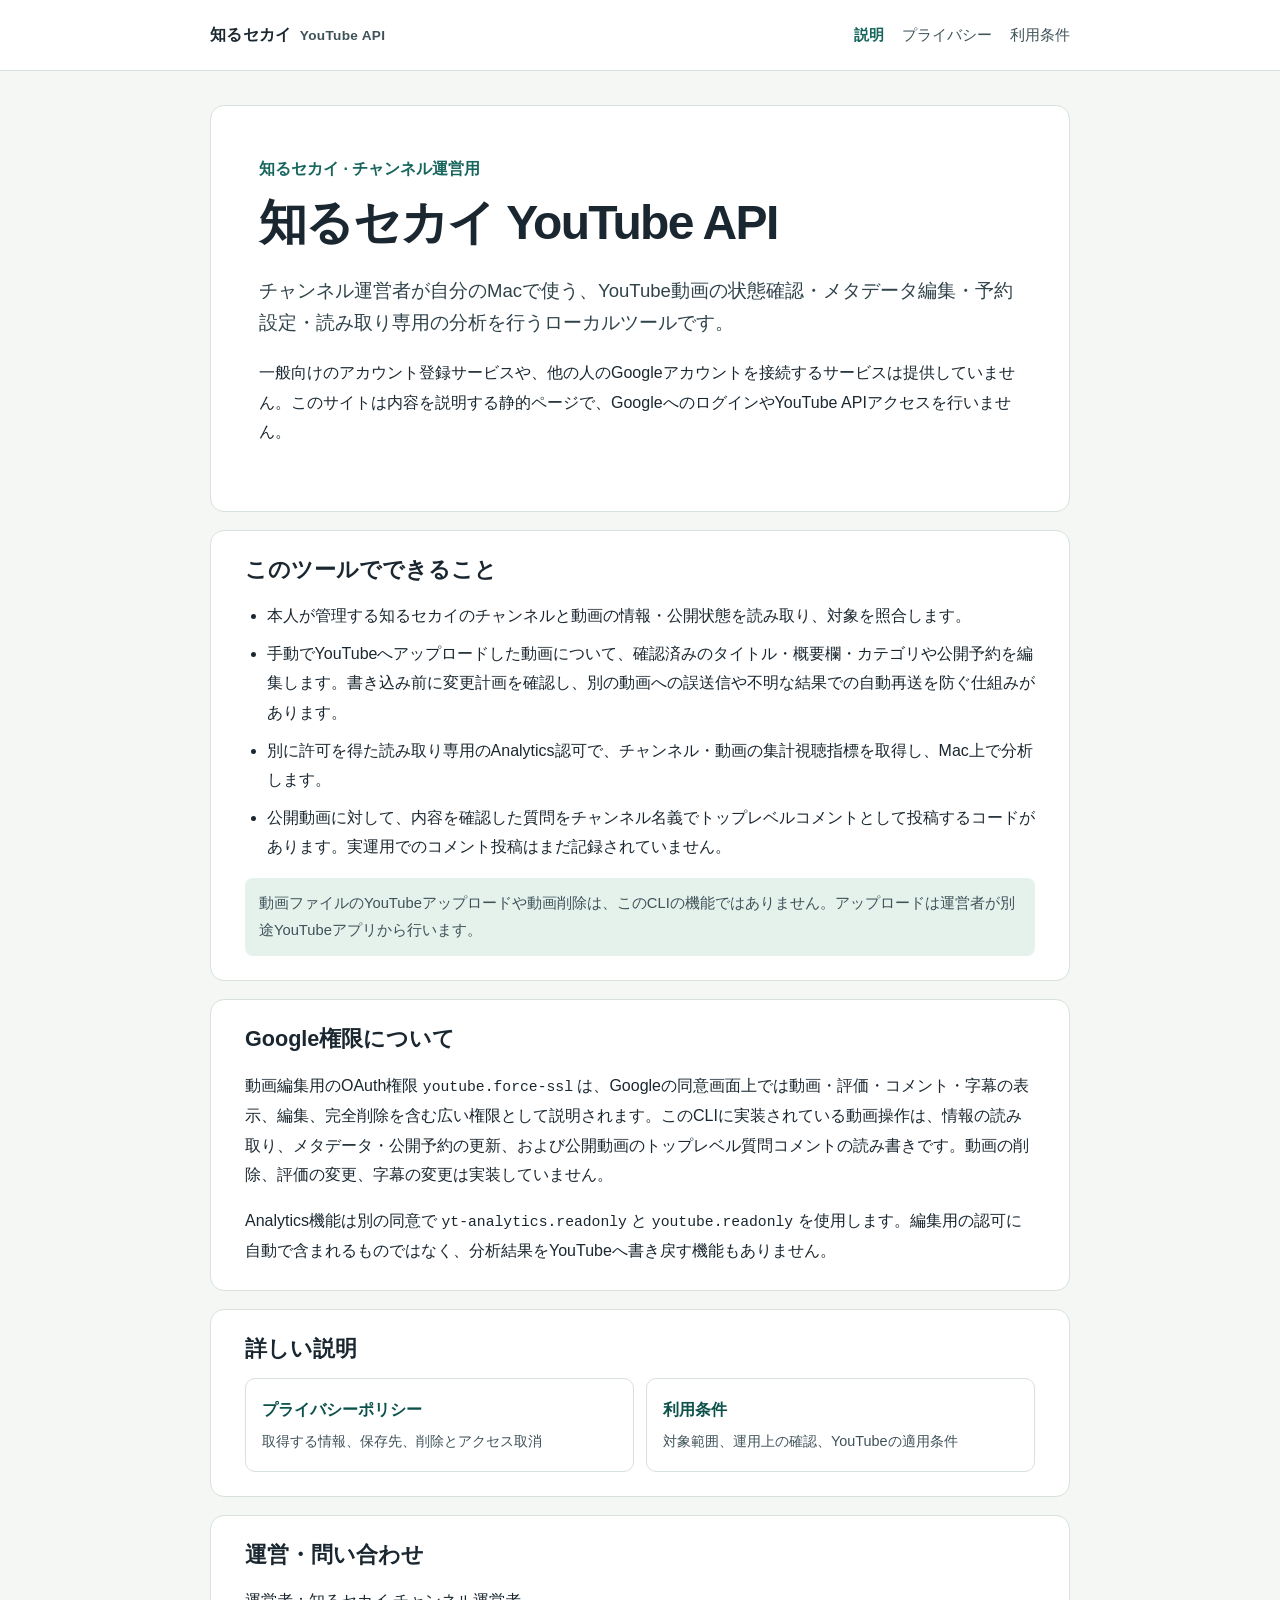
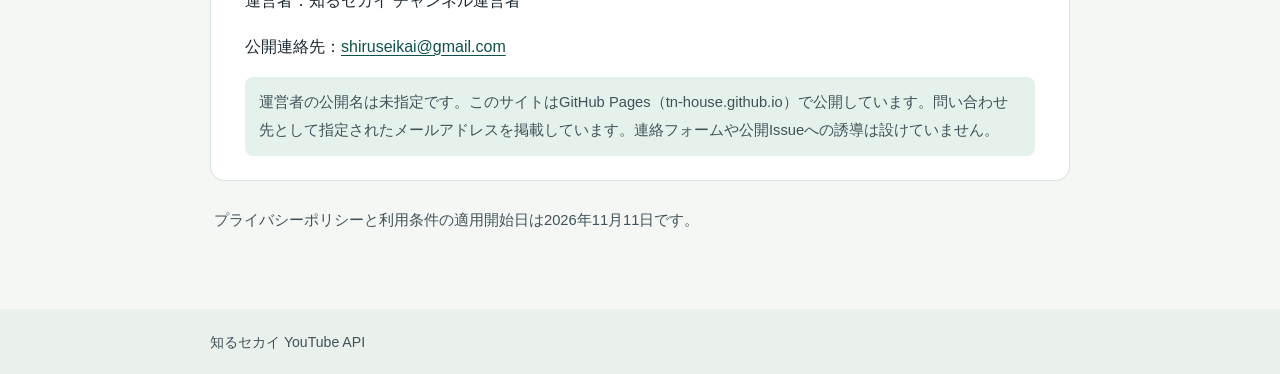
<file: index.html>
<!doctype html>
<html lang="ja">
<head>
  <meta charset="utf-8">
  <meta name="viewport" content="width=device-width, initial-scale=1">
  <meta name="robots" content="noindex,nofollow">
  <title>知るセカイ YouTube API | 説明</title>
  <link rel="stylesheet" href="style.css">
</head>
<body>
  <header class="site-header">
    <div class="wrap nav-wrap">
      <a class="brand" href="index.html">知るセカイ <span>YouTube API</span></a>
      <nav aria-label="サイト">
        <a aria-current="page" href="index.html">説明</a>
        <a href="privacy.html">プライバシー</a>
        <a href="terms.html">利用条件</a>
      </nav>
    </div>
  </header>
  <main class="wrap">
    <section class="hero">
      <p class="eyebrow">知るセカイ · チャンネル運営用</p>
      <h1>知るセカイ YouTube API</h1>
      <p class="lead">チャンネル運営者が自分のMacで使う、YouTube動画の状態確認・メタデータ編集・予約設定・読み取り専用の分析を行うローカルツールです。</p>
      <p>一般向けのアカウント登録サービスや、他の人のGoogleアカウントを接続するサービスは提供していません。このサイトは内容を説明する静的ページで、GoogleへのログインやYouTube APIアクセスを行いません。</p>
    </section>

    <section class="panel">
      <h2>このツールでできること</h2>
      <ul>
        <li>本人が管理する知るセカイのチャンネルと動画の情報・公開状態を読み取り、対象を照合します。</li>
        <li>手動でYouTubeへアップロードした動画について、確認済みのタイトル・概要欄・カテゴリや公開予約を編集します。書き込み前に変更計画を確認し、別の動画への誤送信や不明な結果での自動再送を防ぐ仕組みがあります。</li>
        <li>別に許可を得た読み取り専用のAnalytics認可で、チャンネル・動画の集計視聴指標を取得し、Mac上で分析します。</li>
        <li>公開動画に対して、内容を確認した質問をチャンネル名義でトップレベルコメントとして投稿するコードがあります。実運用でのコメント投稿はまだ記録されていません。</li>
      </ul>
      <p class="note">動画ファイルのYouTubeアップロードや動画削除は、このCLIの機能ではありません。アップロードは運営者が別途YouTubeアプリから行います。</p>
    </section>

    <section class="panel">
      <h2>Google権限について</h2>
      <p>動画編集用のOAuth権限 <code>youtube.force-ssl</code> は、Googleの同意画面上では動画・評価・コメント・字幕の表示、編集、完全削除を含む広い権限として説明されます。このCLIに実装されている動画操作は、情報の読み取り、メタデータ・公開予約の更新、および公開動画のトップレベル質問コメントの読み書きです。動画の削除、評価の変更、字幕の変更は実装していません。</p>
      <p>Analytics機能は別の同意で <code>yt-analytics.readonly</code> と <code>youtube.readonly</code> を使用します。編集用の認可に自動で含まれるものではなく、分析結果をYouTubeへ書き戻す機能もありません。</p>
    </section>

    <section class="panel">
      <h2>詳しい説明</h2>
      <div class="link-grid">
        <a class="card-link" href="privacy.html"><strong>プライバシーポリシー</strong><span>取得する情報、保存先、削除とアクセス取消</span></a>
        <a class="card-link" href="terms.html"><strong>利用条件</strong><span>対象範囲、運用上の確認、YouTubeの適用条件</span></a>
      </div>
    </section>

    <section class="panel">
      <h2>運営・問い合わせ</h2>
      <p>運営者：知るセカイ チャンネル運営者</p>
      <p>公開連絡先：<a href="mailto:shiruseikai@gmail.com">shiruseikai@gmail.com</a></p>
      <p class="note">運営者の公開名は未指定です。このサイトはGitHub Pages（tn-house.github.io）で公開しています。問い合わせ先として指定されたメールアドレスを掲載しています。連絡フォームや公開Issueへの誘導は設けていません。</p>
    </section>
    <p class="footnote">プライバシーポリシーと利用条件の適用開始日は2026年11月11日です。</p>
  </main>
  <footer class="site-footer"><div class="wrap">知るセカイ YouTube API</div></footer>
</body>
</html>
</file>
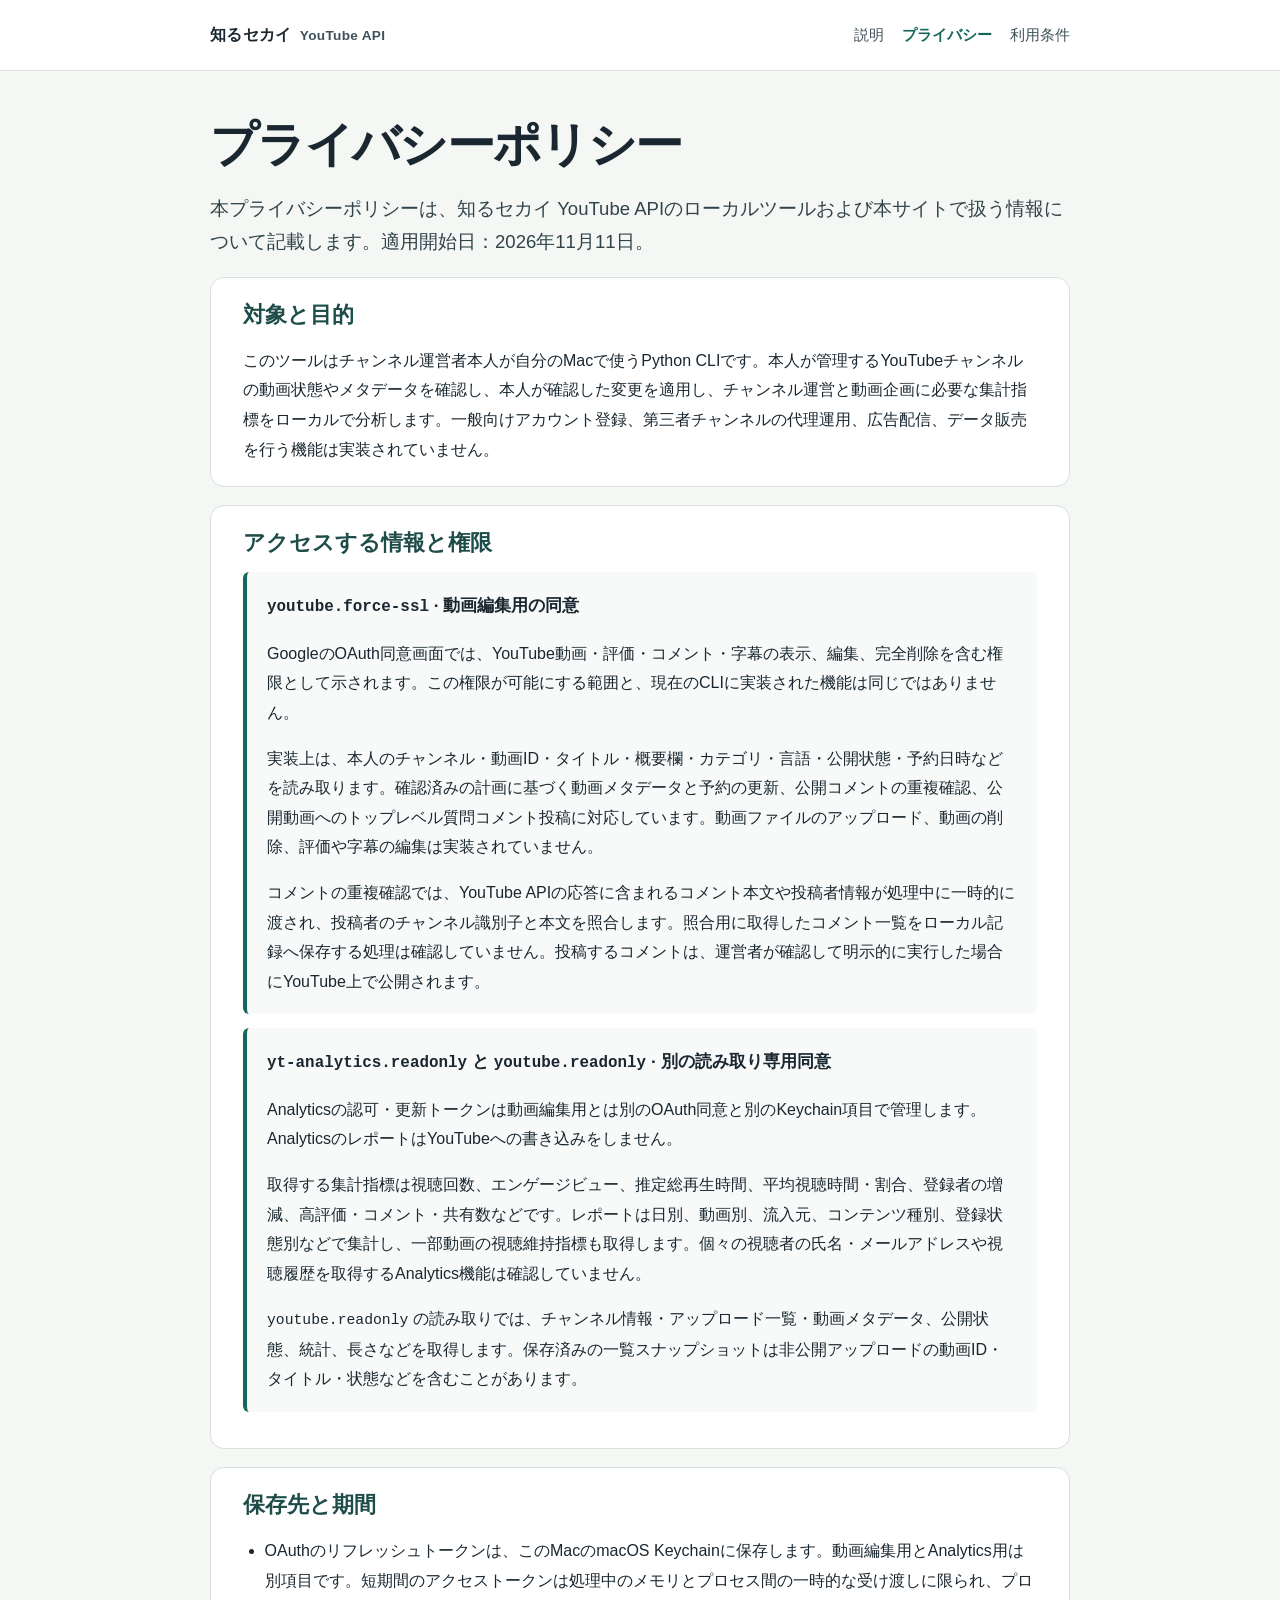
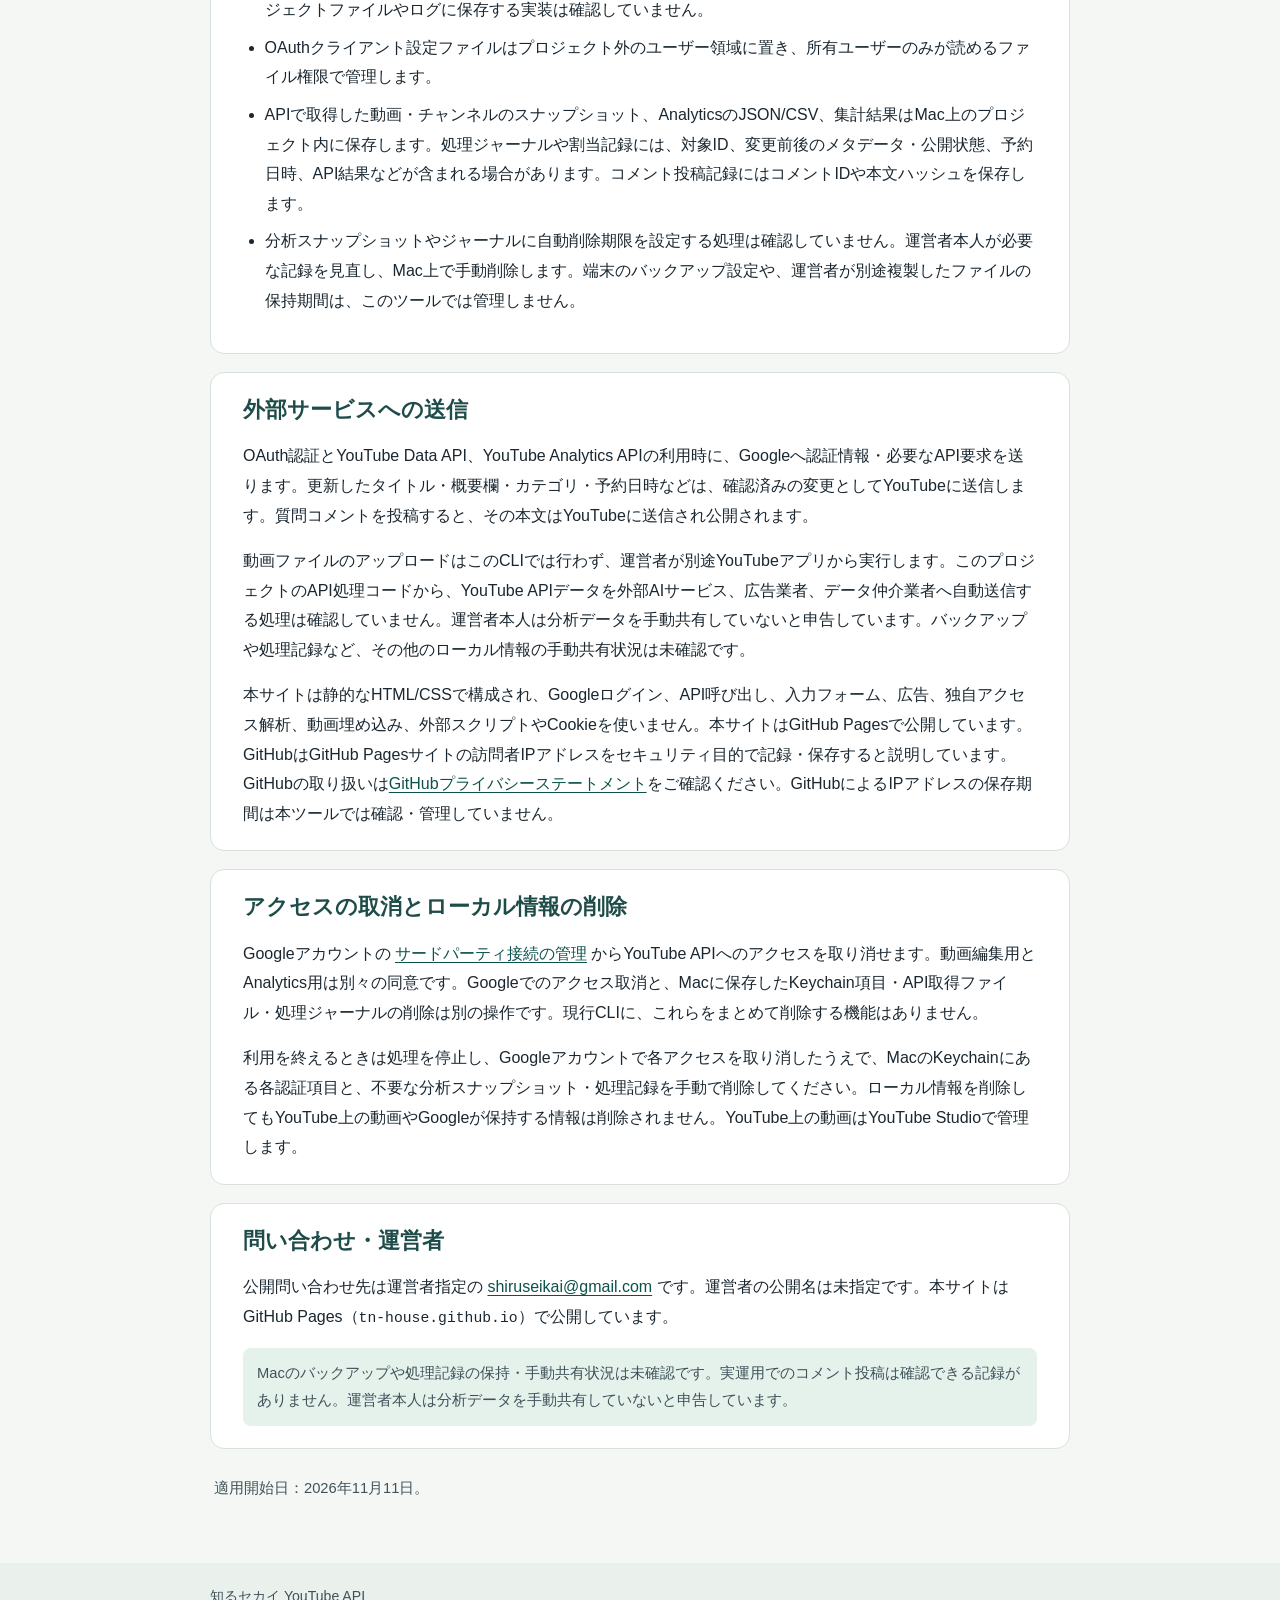
<file: privacy.html>
<!doctype html>
<html lang="ja">
<head>
  <meta charset="utf-8">
  <meta name="viewport" content="width=device-width, initial-scale=1">
  <meta name="robots" content="noindex,nofollow">
  <title>プライバシーポリシー | 知るセカイ YouTube API</title>
  <link rel="stylesheet" href="style.css">
</head>
<body>
  <header class="site-header">
    <div class="wrap nav-wrap">
      <a class="brand" href="index.html">知るセカイ <span>YouTube API</span></a>
      <nav aria-label="サイト">
        <a href="index.html">説明</a>
        <a aria-current="page" href="privacy.html">プライバシー</a>
        <a href="terms.html">利用条件</a>
      </nav>
    </div>
  </header>
  <main class="wrap prose">
    <h1>プライバシーポリシー</h1>
    <p class="lead">本プライバシーポリシーは、知るセカイ YouTube APIのローカルツールおよび本サイトで扱う情報について記載します。適用開始日：2026年11月11日。</p>

    <section>
      <h2>対象と目的</h2>
      <p>このツールはチャンネル運営者本人が自分のMacで使うPython CLIです。本人が管理するYouTubeチャンネルの動画状態やメタデータを確認し、本人が確認した変更を適用し、チャンネル運営と動画企画に必要な集計指標をローカルで分析します。一般向けアカウント登録、第三者チャンネルの代理運用、広告配信、データ販売を行う機能は実装されていません。</p>
    </section>

    <section>
      <h2>アクセスする情報と権限</h2>
      <div class="scope">
        <h3><code>youtube.force-ssl</code> · 動画編集用の同意</h3>
        <p>GoogleのOAuth同意画面では、YouTube動画・評価・コメント・字幕の表示、編集、完全削除を含む権限として示されます。この権限が可能にする範囲と、現在のCLIに実装された機能は同じではありません。</p>
        <p>実装上は、本人のチャンネル・動画ID・タイトル・概要欄・カテゴリ・言語・公開状態・予約日時などを読み取ります。確認済みの計画に基づく動画メタデータと予約の更新、公開コメントの重複確認、公開動画へのトップレベル質問コメント投稿に対応しています。動画ファイルのアップロード、動画の削除、評価や字幕の編集は実装されていません。</p>
        <p>コメントの重複確認では、YouTube APIの応答に含まれるコメント本文や投稿者情報が処理中に一時的に渡され、投稿者のチャンネル識別子と本文を照合します。照合用に取得したコメント一覧をローカル記録へ保存する処理は確認していません。投稿するコメントは、運営者が確認して明示的に実行した場合にYouTube上で公開されます。</p>
      </div>
      <div class="scope">
        <h3><code>yt-analytics.readonly</code> と <code>youtube.readonly</code> · 別の読み取り専用同意</h3>
        <p>Analyticsの認可・更新トークンは動画編集用とは別のOAuth同意と別のKeychain項目で管理します。AnalyticsのレポートはYouTubeへの書き込みをしません。</p>
        <p>取得する集計指標は視聴回数、エンゲージビュー、推定総再生時間、平均視聴時間・割合、登録者の増減、高評価・コメント・共有数などです。レポートは日別、動画別、流入元、コンテンツ種別、登録状態別などで集計し、一部動画の視聴維持指標も取得します。個々の視聴者の氏名・メールアドレスや視聴履歴を取得するAnalytics機能は確認していません。</p>
        <p><code>youtube.readonly</code> の読み取りでは、チャンネル情報・アップロード一覧・動画メタデータ、公開状態、統計、長さなどを取得します。保存済みの一覧スナップショットは非公開アップロードの動画ID・タイトル・状態などを含むことがあります。</p>
      </div>
    </section>

    <section>
      <h2>保存先と期間</h2>
      <ul>
        <li>OAuthのリフレッシュトークンは、このMacのmacOS Keychainに保存します。動画編集用とAnalytics用は別項目です。短期間のアクセストークンは処理中のメモリとプロセス間の一時的な受け渡しに限られ、プロジェクトファイルやログに保存する実装は確認していません。</li>
        <li>OAuthクライアント設定ファイルはプロジェクト外のユーザー領域に置き、所有ユーザーのみが読めるファイル権限で管理します。</li>
        <li>APIで取得した動画・チャンネルのスナップショット、AnalyticsのJSON/CSV、集計結果はMac上のプロジェクト内に保存します。処理ジャーナルや割当記録には、対象ID、変更前後のメタデータ・公開状態、予約日時、API結果などが含まれる場合があります。コメント投稿記録にはコメントIDや本文ハッシュを保存します。</li>
        <li>分析スナップショットやジャーナルに自動削除期限を設定する処理は確認していません。運営者本人が必要な記録を見直し、Mac上で手動削除します。端末のバックアップ設定や、運営者が別途複製したファイルの保持期間は、このツールでは管理しません。</li>
      </ul>
    </section>

    <section>
      <h2>外部サービスへの送信</h2>
      <p>OAuth認証とYouTube Data API、YouTube Analytics APIの利用時に、Googleへ認証情報・必要なAPI要求を送ります。更新したタイトル・概要欄・カテゴリ・予約日時などは、確認済みの変更としてYouTubeに送信します。質問コメントを投稿すると、その本文はYouTubeに送信され公開されます。</p>
      <p>動画ファイルのアップロードはこのCLIでは行わず、運営者が別途YouTubeアプリから実行します。このプロジェクトのAPI処理コードから、YouTube APIデータを外部AIサービス、広告業者、データ仲介業者へ自動送信する処理は確認していません。運営者本人は分析データを手動共有していないと申告しています。バックアップや処理記録など、その他のローカル情報の手動共有状況は未確認です。</p>
      <p>本サイトは静的なHTML/CSSで構成され、Googleログイン、API呼び出し、入力フォーム、広告、独自アクセス解析、動画埋め込み、外部スクリプトやCookieを使いません。本サイトはGitHub Pagesで公開しています。GitHubはGitHub Pagesサイトの訪問者IPアドレスをセキュリティ目的で記録・保存すると説明しています。GitHubの取り扱いは<a href="https://docs.github.com/site-policy/privacy-policies/github-general-privacy-statement">GitHubプライバシーステートメント</a>をご確認ください。GitHubによるIPアドレスの保存期間は本ツールでは確認・管理していません。</p>
    </section>

    <section>
      <h2>アクセスの取消とローカル情報の削除</h2>
      <p>Googleアカウントの
        <a href="https://myaccount.google.com/connections">サードパーティ接続の管理</a>
        からYouTube APIへのアクセスを取り消せます。動画編集用とAnalytics用は別々の同意です。Googleでのアクセス取消と、Macに保存したKeychain項目・API取得ファイル・処理ジャーナルの削除は別の操作です。現行CLIに、これらをまとめて削除する機能はありません。</p>
      <p>利用を終えるときは処理を停止し、Googleアカウントで各アクセスを取り消したうえで、MacのKeychainにある各認証項目と、不要な分析スナップショット・処理記録を手動で削除してください。ローカル情報を削除してもYouTube上の動画やGoogleが保持する情報は削除されません。YouTube上の動画はYouTube Studioで管理します。</p>
    </section>

    <section>
      <h2>問い合わせ・運営者</h2>
      <p>公開問い合わせ先は運営者指定の <a href="mailto:shiruseikai@gmail.com">shiruseikai@gmail.com</a> です。運営者の公開名は未指定です。本サイトはGitHub Pages（<code>tn-house.github.io</code>）で公開しています。</p>
      <p class="note">Macのバックアップや処理記録の保持・手動共有状況は未確認です。実運用でのコメント投稿は確認できる記録がありません。運営者本人は分析データを手動共有していないと申告しています。</p>
    </section>
    <p class="footnote">適用開始日：2026年11月11日。</p>
  </main>
  <footer class="site-footer"><div class="wrap">知るセカイ YouTube API</div></footer>
</body>
</html>
</file>
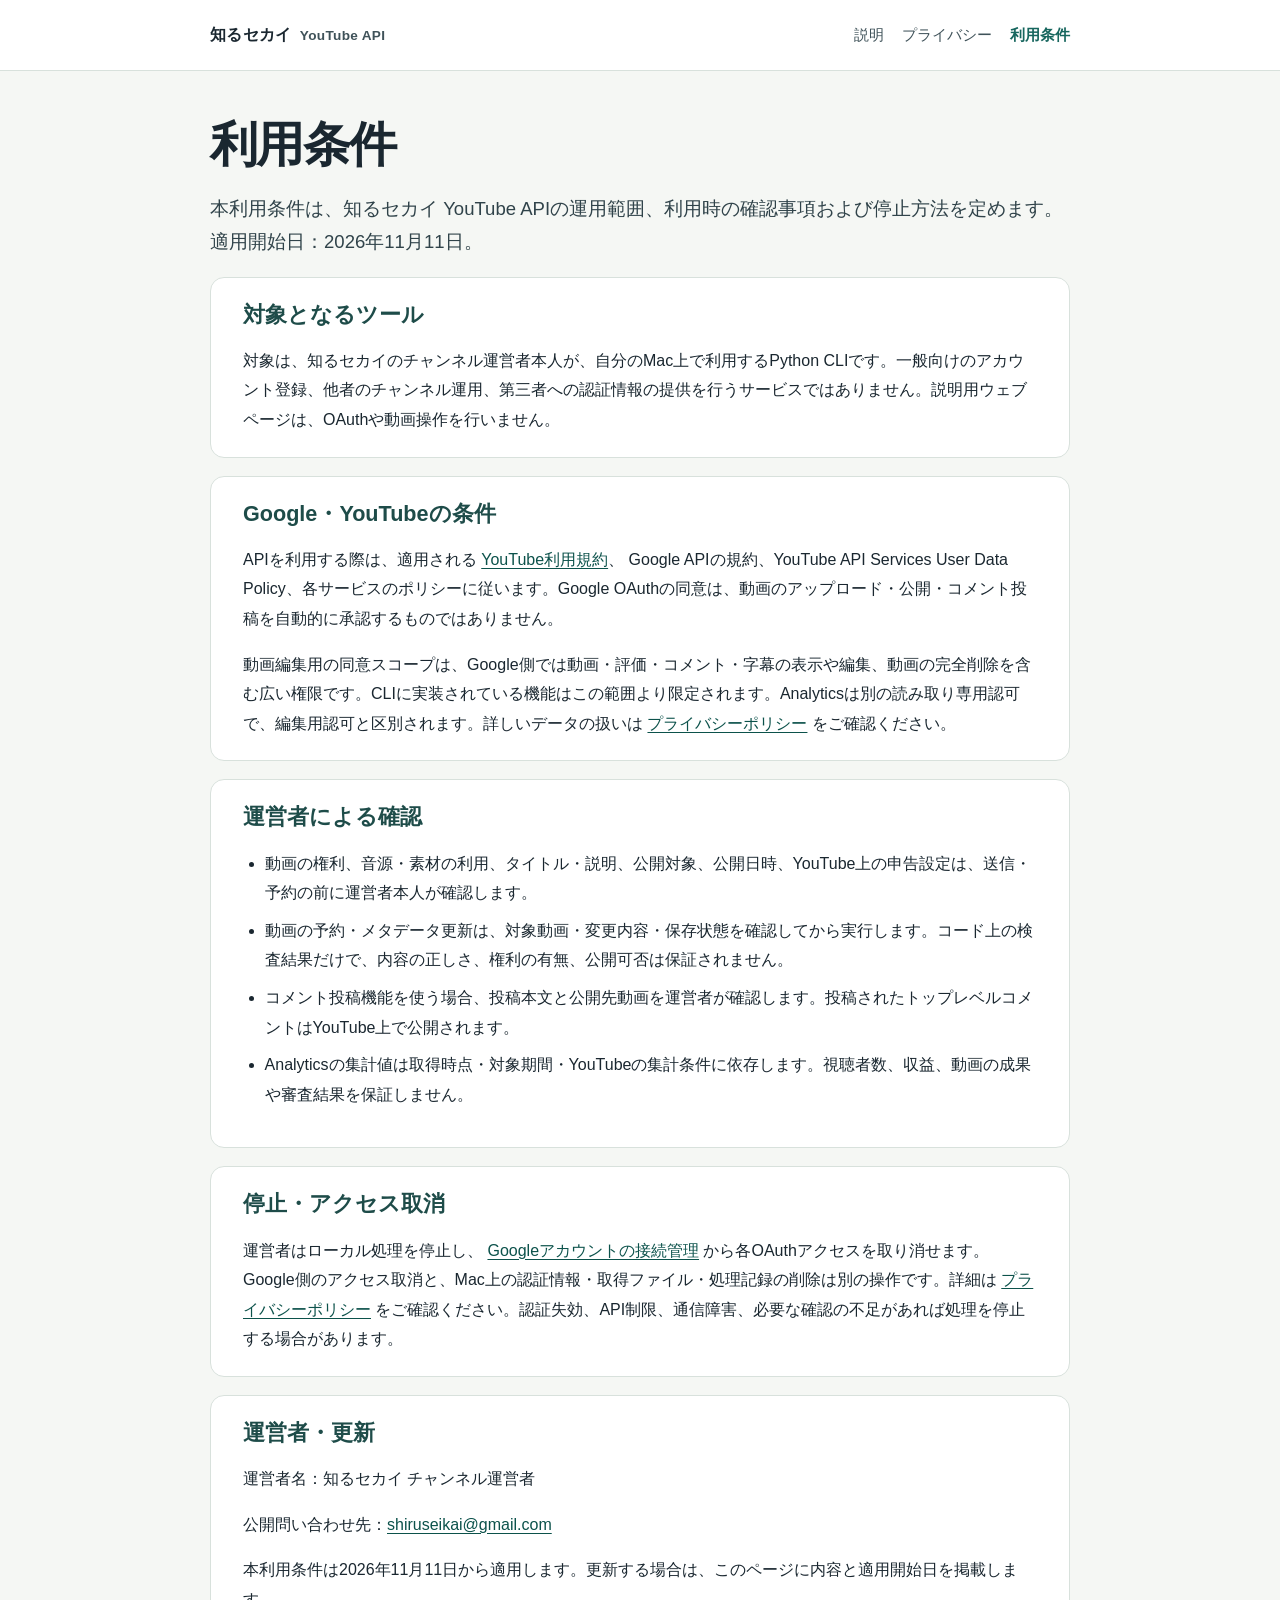
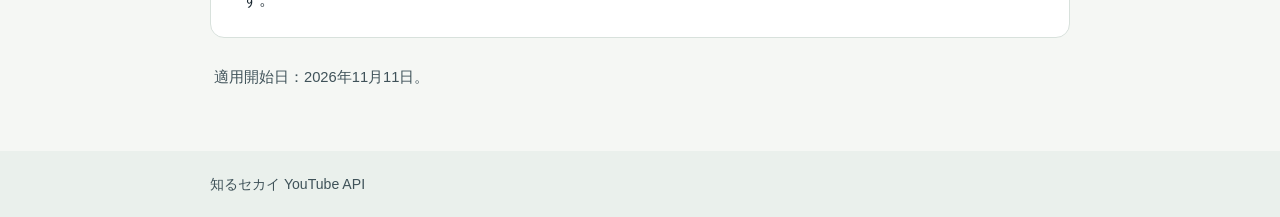
<file: terms.html>
<!doctype html>
<html lang="ja">
<head>
  <meta charset="utf-8">
  <meta name="viewport" content="width=device-width, initial-scale=1">
  <meta name="robots" content="noindex,nofollow">
  <title>利用条件 | 知るセカイ YouTube API</title>
  <link rel="stylesheet" href="style.css">
</head>
<body>
  <header class="site-header">
    <div class="wrap nav-wrap">
      <a class="brand" href="index.html">知るセカイ <span>YouTube API</span></a>
      <nav aria-label="サイト">
        <a href="index.html">説明</a>
        <a href="privacy.html">プライバシー</a>
        <a aria-current="page" href="terms.html">利用条件</a>
      </nav>
    </div>
  </header>
  <main class="wrap prose">
    <h1>利用条件</h1>
    <p class="lead">本利用条件は、知るセカイ YouTube APIの運用範囲、利用時の確認事項および停止方法を定めます。適用開始日：2026年11月11日。</p>

    <section>
      <h2>対象となるツール</h2>
      <p>対象は、知るセカイのチャンネル運営者本人が、自分のMac上で利用するPython CLIです。一般向けのアカウント登録、他者のチャンネル運用、第三者への認証情報の提供を行うサービスではありません。説明用ウェブページは、OAuthや動画操作を行いません。</p>
    </section>

    <section>
      <h2>Google・YouTubeの条件</h2>
      <p>APIを利用する際は、適用される
        <a href="https://www.youtube.com/t/terms">YouTube利用規約</a>、
        Google APIの規約、YouTube API Services User Data Policy、各サービスのポリシーに従います。Google OAuthの同意は、動画のアップロード・公開・コメント投稿を自動的に承認するものではありません。</p>
      <p>動画編集用の同意スコープは、Google側では動画・評価・コメント・字幕の表示や編集、動画の完全削除を含む広い権限です。CLIに実装されている機能はこの範囲より限定されます。Analyticsは別の読み取り専用認可で、編集用認可と区別されます。詳しいデータの扱いは
        <a href="privacy.html">プライバシーポリシー</a>
        をご確認ください。</p>
    </section>

    <section>
      <h2>運営者による確認</h2>
      <ul>
        <li>動画の権利、音源・素材の利用、タイトル・説明、公開対象、公開日時、YouTube上の申告設定は、送信・予約の前に運営者本人が確認します。</li>
        <li>動画の予約・メタデータ更新は、対象動画・変更内容・保存状態を確認してから実行します。コード上の検査結果だけで、内容の正しさ、権利の有無、公開可否は保証されません。</li>
        <li>コメント投稿機能を使う場合、投稿本文と公開先動画を運営者が確認します。投稿されたトップレベルコメントはYouTube上で公開されます。</li>
        <li>Analyticsの集計値は取得時点・対象期間・YouTubeの集計条件に依存します。視聴者数、収益、動画の成果や審査結果を保証しません。</li>
      </ul>
    </section>

    <section>
      <h2>停止・アクセス取消</h2>
      <p>運営者はローカル処理を停止し、
        <a href="https://myaccount.google.com/connections">Googleアカウントの接続管理</a>
        から各OAuthアクセスを取り消せます。Google側のアクセス取消と、Mac上の認証情報・取得ファイル・処理記録の削除は別の操作です。詳細は
        <a href="privacy.html">プライバシーポリシー</a>
        をご確認ください。認証失効、API制限、通信障害、必要な確認の不足があれば処理を停止する場合があります。</p>
    </section>

    <section>
      <h2>運営者・更新</h2>
      <p>運営者名：知るセカイ チャンネル運営者</p>
      <p>公開問い合わせ先：<a href="mailto:shiruseikai@gmail.com">shiruseikai@gmail.com</a></p>
      <p>本利用条件は2026年11月11日から適用します。更新する場合は、このページに内容と適用開始日を掲載します。</p>
    </section>
    <p class="footnote">適用開始日：2026年11月11日。</p>
  </main>
  <footer class="site-footer"><div class="wrap">知るセカイ YouTube API</div></footer>
</body>
</html>
</file>
<file: style.css>
:root {
  color-scheme: light;
  --ink: #1a2730;
  --muted: #3f5259;
  --paper: #f5f7f4;
  --surface: #ffffff;
  --line: #d8e1dc;
  --accent: #17665e;
  --accent-soft: #e5f2ec;
  --warning: #775019;
  --warning-bg: #fff2d6;
}
* { box-sizing: border-box; }
html { background: var(--paper); }
body {
  margin: 0;
  color: var(--ink);
  font-family: -apple-system, BlinkMacSystemFont, "Hiragino Kaku Gothic ProN",
    "Yu Gothic", Meiryo, sans-serif;
  font-size: 16px;
  line-height: 1.85;
}
a { color: #0c524b; text-underline-offset: .2em; }
a:hover { color: #073c37; }
.wrap { width: min(860px, calc(100% - 36px)); margin-inline: auto; }
.site-header {
  background: var(--surface);
  border-bottom: 1px solid var(--line);
}
.nav-wrap {
  min-height: 70px;
  display: flex;
  align-items: center;
  justify-content: space-between;
  gap: 24px;
}
.brand { color: var(--ink); text-decoration: none; font-weight: 750; letter-spacing: .02em; }
.brand span { color: var(--muted); font-size: .85em; font-weight: 600; margin-left: .25em; }
nav { display: flex; flex-wrap: wrap; gap: 18px; }
nav a { color: var(--muted); text-decoration: none; font-size: .94rem; }
nav a[aria-current="page"] { color: var(--accent); font-weight: 700; }
main { padding-top: 34px; padding-bottom: 52px; }
.draft {
  display: inline-block;
  margin: 0 0 20px;
  padding: 4px 12px;
  border-radius: 999px;
  color: var(--warning);
  background: var(--warning-bg);
  font-size: .88rem;
  font-weight: 700;
}
.hero, .panel, .prose section {
  background: var(--surface);
  border: 1px solid var(--line);
  border-radius: 14px;
}
.hero { padding: clamp(24px, 5vw, 48px); margin-bottom: 18px; }
.eyebrow { margin: 0; color: var(--accent); font-weight: 700; }
h1 { margin: .2em 0 .45em; font-size: clamp(2rem, 5vw, 3rem); line-height: 1.25; letter-spacing: -.035em; }
h2 { margin: 0 0 14px; font-size: 1.35rem; line-height: 1.4; }
h3 { margin: 0 0 10px; font-size: 1.08rem; }
.lead { color: #30434a; font-size: 1.16rem; line-height: 1.75; }
.panel { padding: 24px clamp(20px, 4vw, 34px); margin: 18px 0; }
.prose h1 { margin-bottom: 12px; }
.prose section { padding: 22px clamp(20px, 4vw, 32px); margin: 18px 0; }
.prose section h2 { color: #1e4c49; }
.prose p:first-child { margin-top: 0; }
.prose p:last-child, .panel p:last-child { margin-bottom: 0; }
.scope { padding: 18px 20px; margin: 14px 0; background: #f7faf8; border-left: 4px solid var(--accent); border-radius: 6px; }
ul { padding-left: 1.35em; }
li + li { margin-top: 8px; }
code { font-family: ui-monospace, SFMono-Regular, Menlo, monospace; font-size: .92em; overflow-wrap: anywhere; }
.note, .footnote { color: var(--muted); font-size: .92rem; }
.note { padding: 12px 14px; background: var(--accent-soft); border-radius: 8px; }
.link-grid { display: grid; grid-template-columns: repeat(2, minmax(0, 1fr)); gap: 12px; }
.card-link { display: grid; gap: 4px; padding: 16px; border: 1px solid var(--line); border-radius: 10px; text-decoration: none; }
.card-link span { color: var(--muted); font-size: .9rem; }
.footnote { padding: 8px 4px; }
.site-footer { padding: 20px 0; color: var(--muted); background: #eaf0ec; font-size: .88rem; }
@media (max-width: 650px) {
  .nav-wrap { align-items: flex-start; flex-direction: column; padding-block: 14px; gap: 6px; }
  nav { gap: 14px; }
  .link-grid { grid-template-columns: 1fr; }
}
</file>
